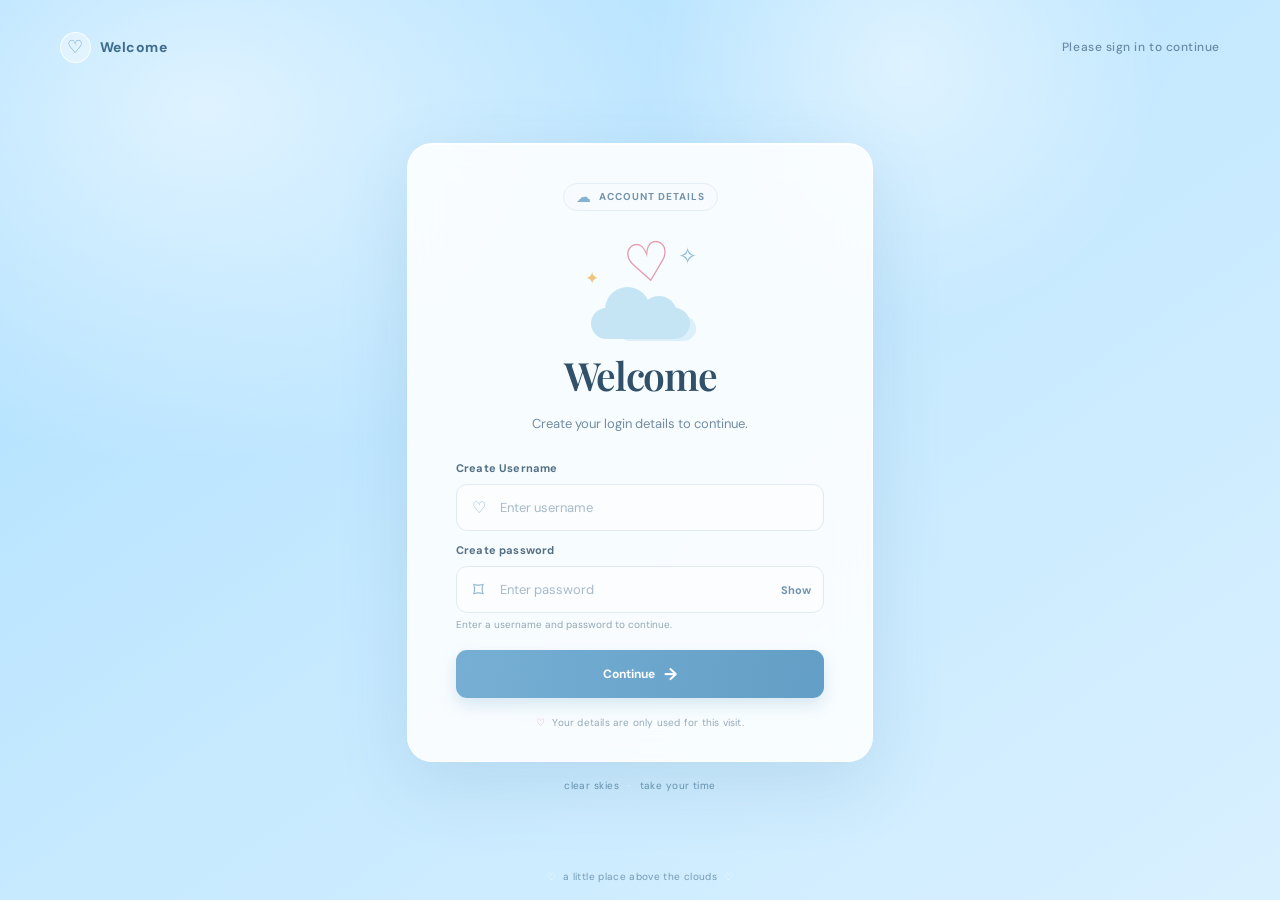
<file: index.html>
<!doctype html>
<html lang="en">
<head>
  <meta charset="utf-8">
  <meta name="viewport" content="width=device-width, initial-scale=1">
  <meta name="theme-color" content="#a9dcff">
  <meta name="description" content="Enter your username and password to continue.">
  <title>Welcome</title>
  <link rel="stylesheet" href="style.css">
</head>
<body>
  <div class="sky" aria-hidden="true">
    <div class="sun-glow"></div>
    <div class="cloud cloud-one"><i></i><i></i><i></i></div>
    <div class="cloud cloud-two"><i></i><i></i><i></i></div>
    <div class="cloud cloud-three"><i></i><i></i><i></i></div>
    <div class="cloud cloud-four"><i></i><i></i><i></i></div>
    <div class="cloud cloud-five"><i></i><i></i><i></i></div>
  </div>

  <main class="page-shell">
    <header class="site-header">
      <a class="brand" href="#" aria-label="Welcome">
        <span class="brand-icon" aria-hidden="true">♡</span>
        <span>Welcome</span>
      </a>
      <span class="header-note">Please sign in to continue</span>
    </header>

    <section class="screen active" id="welcome-screen" aria-labelledby="welcome-title">
      <div class="welcome-card glass-card">
        <div class="eyebrow"><span aria-hidden="true">☁</span> Account details</div>
        <div class="illustration hello-illustration" aria-hidden="true">
          <span class="illustration-sparkle sparkle-left">✦</span>
          <span class="illustration-heart">♡</span>
          <span class="illustration-sparkle sparkle-right">✧</span>
          <span class="illustration-cloud cloud-back"></span>
          <span class="illustration-cloud cloud-front"></span>
        </div>
        <h1 id="welcome-title">Welcome</h1>
        <p class="intro-copy">Create your login details to continue.</p>

        <form id="welcome-form" class="form-stack" autocomplete="off">
          <label for="username">Create Username</label>
          <div class="input-wrap">
            <span class="input-icon" aria-hidden="true">♡</span>
            <input id="username" name="username" type="text" placeholder="Enter username" autocomplete="off" autocapitalize="none" spellcheck="false" maxlength="32" required>
          </div>

          <label for="create-password">Create password</label>
          <div class="input-wrap">
            <span class="input-icon lock-icon" aria-hidden="true">⌑</span>
            <input id="create-password" name="create-password" type="password" placeholder="Enter password" autocomplete="off" minlength="4" required>
            <button class="visibility-toggle" type="button" aria-label="Show password" aria-pressed="false">Show</button>
          </div>
          <p class="field-hint">Enter a username and password to continue.</p>

          <button class="primary-button" type="submit">
            <span>Continue</span><span class="button-arrow" aria-hidden="true">→</span>
          </button>
        </form>
        <p class="privacy-note"><span aria-hidden="true">♡</span> Your details are only used for this visit.</p>
      </div>
      <div class="bottom-caption" aria-hidden="true"><span>clear skies</span><span class="caption-dot">·</span><span>take your time</span></div>
    </section>

    <section class="screen" id="lock-screen" aria-labelledby="lock-title" hidden>
      <div class="lock-card glass-card">
        <button class="back-button" type="button" data-go="welcome-screen"><span aria-hidden="true">←</span> Back</button>
        <div class="eyebrow"><span aria-hidden="true">☁</span> One little secret</div>
        <div class="padlock-art" aria-hidden="true">
          <span class="lock-sparkle lock-sparkle-one">✦</span>
          <span class="lock-sparkle lock-sparkle-two">✧</span>
          <div class="shackle"></div>
          <div class="lock-body"><span class="lock-heart">♡</span><span class="lock-keyhole"></span></div>
        </div>
        <h1 id="lock-title">A little secret,<br>just for <span id="lock-name">you</span></h1>
        <p class="intro-copy">Some things are only for us. Enter the date<br class="desktop-break"> that means a little extra to our hearts.</p>
        <p class="hint-pill"><span aria-hidden="true">♡</span> Hint: the date and month of our monthsary</p>
        <form id="passcode-form" class="form-stack passcode-stack">
          <label for="passcode">Our special date</label>
          <div class="input-wrap passcode-wrap">
            <span class="input-icon" aria-hidden="true">✧</span>
            <input id="passcode" name="passcode" type="password" inputmode="numeric" pattern="[0-9]*" maxlength="4" autocomplete="off" placeholder="· · · ·" aria-describedby="passcode-error" required>
          </div>
          <p id="passcode-error" class="error-message" aria-live="polite"></p>
          <button class="primary-button" type="submit">
            <span>Unlock our little world</span><span class="button-arrow" aria-hidden="true">♡</span>
          </button>
        </form>
        <p class="privacy-note"><span aria-hidden="true">✦</span> Four numbers, one very special us</p>
      </div>
    </section>

    <section class="screen" id="surprise-screen" aria-labelledby="surprise-title" hidden>
      <div class="memory-book" id="memory-book">
        <div class="book-pages" aria-live="polite">
          <div class="book-cover" id="book-cover" role="button" tabindex="0" aria-label="Open the book by tapping or clicking the cover">
            <div class="cover-collage" aria-label="A collage of four photos">
              <img class="cover-photo cover-photo-one" src="assets/pic1.jpeg" alt="A favorite photo together">
              <img class="cover-photo cover-photo-two" src="assets/pic2.jpeg" alt="A favorite photo together">
              <img class="cover-photo cover-photo-three" src="assets/pic3.jpeg" alt="A favorite photo together">
              <img class="cover-photo cover-photo-four" src="assets/pic4.jpeg" alt="A favorite photo together">
            </div>
            <div class="cover-copy">
              <p class="cover-kicker">A collection of</p>
              <h1 id="surprise-title">OUR MOMENTS<br>TOGETHER</h1>
              <p class="cover-description">This book belong to my wife</p>
            </div>
            <p class="cover-prompt">Touch the cover to open</p>
            <span class="cover-heart" aria-hidden="true">♡</span>
          </div>

          <div class="memory-page" id="memory-page" role="button" tabindex="0" aria-label="Tap the right or left side, or use the arrow keys, to turn the page" hidden>
            <div class="page-topline"><span>OUR MOMENTS TOGETHER</span><span class="page-number" id="page-number">01 / 10</span></div>
            <section class="first-memory" id="first-memory" aria-labelledby="first-memory-title" hidden>
              <div class="first-memory-collage" aria-label="A collage of our first photos">
                <figure class="collage-photo collage-photo-main">
                  <img src="assets/pic5.jpeg" alt="One of our first pictures together" draggable="false">
                </figure>
                <figure class="collage-photo collage-photo-left">
                  <img src="assets/pic6.jpeg" alt="One of our first pictures together" draggable="false">
                </figure>
                <figure class="collage-photo collage-photo-right">
                  <img src="assets/pic7.jpeg" alt="One of our first pictures together" draggable="false">
                </figure>
              </div>
              <h2 id="first-memory-title">OUR FIRST PIC</h2>
              <p>Hi wife do u still remember our first pic? Ang cute natin both oh HAHA. I remember nung time na ‘yan crush na kita eh, grabe noh? Ang torpe ko talaga sayo non. Hiyang hiya pa ko mag pic niyan kasama ka, ang Ganda ba naman ng asawa ko eh hayyy. I love you baby ko</p>
            </section>
            <section class="flower-memory" id="flower-memory" aria-labelledby="flower-memory-title" hidden>
              <div class="flower-memory-collage" aria-label="A collage of the flowers you gave me">
                <figure class="flower-collage-photo flower-collage-photo-one">
                  <img src="assets/pic8.jpeg" alt="The first flowers you gave me" draggable="false">
                </figure>
                <figure class="flower-collage-photo flower-collage-photo-two">
                  <img src="assets/pic9.jpeg" alt="The first flowers you gave me" draggable="false">
                </figure>
              </div>
              <h2 id="flower-memory-title">First flowers you gave</h2>
              <p>I remember pa kung pano mo ibigay sa akin yung bulaklak na ginawa mo. Tanda ko non sinabi mo pa kay Mabin na tawagin ako, yun pala ibibigay mo lang ‘to sa labas ng locale. Grabe yung kilig ko that time eh HAHA.</p>
            </section>
            <section class="first-memory" id="church-memory" aria-labelledby="church-memory-title" hidden>
              <div class="first-memory-collage" aria-label="A collage of our church moments">
                <figure class="collage-photo collage-photo-main">
                  <img src="assets/pic13.jpeg" alt="A memory from church together" draggable="false">
                </figure>
                <figure class="collage-photo collage-photo-left">
                  <img src="assets/pic14.jpeg" alt="A memory from church together" draggable="false">
                </figure>
                <figure class="collage-photo collage-photo-right">
                  <img src="assets/pic15.jpeg" alt="A memory from church together" draggable="false">
                </figure>
              </div>
              <h2 id="church-memory-title">Our church moments together</h2>
              <p>YESSS, ang mga patagong holding hands natin, naalala ko non sa ilalim tayo ng jacket magka holding hands non tapos kinakabahan kasi baka may makakita. Then during breaktime, pupunta tayo sa tambayan natin which is the tricycle, tapos super cute mo kasi hihingi ka kiss HAHAHHAH</p>
            </section>
            <section class="first-memory" id="second-hangout" aria-labelledby="second-hangout-title" hidden>
              <div class="first-memory-collage" aria-label="A collage from our second hangout">
                <figure class="collage-photo collage-photo-main">
                  <img src="assets/pic10.jpeg" alt="A memory from our second hangout" draggable="false">
                </figure>
                <figure class="collage-photo collage-photo-left">
                  <img src="assets/pic11.jpeg" alt="A memory from our second hangout" draggable="false">
                </figure>
                <figure class="collage-photo collage-photo-right">
                  <img src="assets/pic12.jpeg" alt="A memory from our second hangout" draggable="false">
                </figure>
              </div>
              <h2 id="second-hangout-title">Second Hangout sa House ko</h2>
              <p>The unexpected moment natin kasi bigla bigla ka na lng pinaiwan ni Mama mo sa house namin para mag bonding tayo. I remember how shy we were. This day din yung 1st kiss natin na after non eh nagka hiyaan tayo sa isa’t isa.</p>
            </section>
            <section class="first-memory" id="ice-cream-memory" aria-labelledby="ice-cream-title" hidden>
              <div class="first-memory-collage" aria-label="A collage from our first ice cream date">
                <figure class="collage-photo collage-photo-main">
                  <img src="assets/pic16.jpeg" alt="A picture together from our first ice cream date" draggable="false">
                </figure>
                <figure class="collage-photo collage-photo-left">
                  <img src="assets/pic17.jpeg" alt="The cookies and cream ice cream from our date" draggable="false">
                </figure>
                <figure class="collage-photo collage-photo-right">
                  <img src="assets/pic18.jpeg" alt="Cookies and cream ice cream from our date" draggable="false">
                </figure>
              </div>
              <h2 id="ice-cream-title">Our first ice cream date</h2>
              <p>Cookies and cream your fav ice cream flavor. Sobrang cute mo talaga kumain ng ice cream non mahal. Ik super saglit lng non kasi hahatid na kita sa house mo non after pero I still enjoyed it. I love every moment with u</p>
            </section>
            <section class="first-memory" id="beach-memory" aria-labelledby="beach-title" hidden>
              <div class="first-memory-collage" aria-label="A collage from our first beach trip together with my family">
                <figure class="collage-photo collage-photo-main">
                  <img src="assets/pic19.jpeg" alt="Our first beach trip together with my family" draggable="false">
                </figure>
                <figure class="collage-photo collage-photo-left">
                  <img src="assets/pic20.jpeg" alt="A beach memory together" draggable="false">
                </figure>
                <figure class="collage-photo collage-photo-right">
                  <img src="assets/pic21.jpeg" alt="A beach memory together" draggable="false">
                </figure>
              </div>
              <h2 id="beach-title">Our first beach together with my fam</h2>
              <p>Super kinakabahan pa ko neto kasi what if di ka payagan nila sis, pero Salamat sa Dios pinayagan ka po. Super enjoy and lucky talaga nung time na ‘to kasi nakasama kita sa gala namin ng fam ko kahit nagkanda suka suka ka sa byahe pero okay lang kasi pinatulog nmn kita nyan sa balikat ko. Then I remember din nung nagkaron tayo slight na away kasi inasar kita HAHAHAHHA</p>
            </section>
            <section class="first-memory" id="rcs-memory" aria-labelledby="rcs-title" hidden>
              <figure class="single-memory-photo">
                <img src="assets/pic22.jpeg" alt="A spontaneous RCS outing, holding a tiger stuffed toy" draggable="false">
              </figure>
              <h2 id="rcs-title">RCS together</h2>
              <p>Eto yung gala natin na hindi plinano kasi super unexpected talaga, pero ang cute mo dyan habang hawak yung tiger na stuffed toy hehehe.</p>
            </section>
            <section class="first-memory" id="sm-memory" aria-labelledby="sm-title" hidden>
              <div class="first-memory-collage" aria-label="A collage from our first hangout with your ate at SM">
                <figure class="collage-photo collage-photo-main">
                  <img src="assets/pic23.jpg" alt="A memory from our SM hangout with your ate" draggable="false">
                </figure>
                <figure class="collage-photo collage-photo-left">
                  <img src="assets/pic24.jpg" alt="A memory from our SM hangout with your ate" draggable="false">
                </figure>
                <figure class="collage-photo collage-photo-right">
                  <img src="assets/pic25.jpg" alt="A memory from our SM hangout with your ate" draggable="false">
                </figure>
              </div>
              <h2 id="sm-title">SM together with your ate</h2>
              <p>1st Hangout natin ‘to with your ate, kahit ginabi na pero go lang kasi I’m safe with you naman. AHHHH nag arcade din pala tayo dito, pero super saglit lang kasi kailangan na natin kumain niyan. Enjoy pa rin lalo na nung kumain tayo sa kfc kasama ate mo.</p>
            </section>
            <section class="first-memory" id="montalban-memory" aria-labelledby="montalban-title" hidden>
              <div class="first-memory-collage" aria-label="A collage of our moments before I left for Montalban">
                <figure class="collage-photo collage-photo-main">
                  <img src="assets/pic26.jpeg" alt="A moment together before I left for Montalban" draggable="false">
                </figure>
                <figure class="collage-photo collage-photo-left">
                  <img src="assets/pic27.jpeg" alt="A moment together before I left for Montalban" draggable="false">
                </figure>
                <figure class="collage-photo collage-photo-right">
                  <img src="assets/pic28.jpeg" alt="A moment together before I left for Montalban" draggable="false">
                </figure>
              </div>
              <h2 id="montalban-title">Before umalis pa Montalban</h2>
              <p>Hayy eto na yung pic natin na nakakasad kasi eto na yung start ng LDR natin, pero konting tiis po baby ah? Loloobin din po magkikita tayo, mayayakap po kita ng mahigpit. I love you baby ko</p>
            </section>
            <section class="first-memory" id="video-call-memory" aria-labelledby="video-call-title" hidden>
              <div class="first-memory-collage" aria-label="A collage of our video calls">
                <figure class="collage-photo collage-photo-main">
                  <img src="assets/pic29.png" alt="A video call together" draggable="false">
                </figure>
                <figure class="collage-photo collage-photo-left">
                  <img src="assets/pic30.png" alt="A video call together" draggable="false">
                </figure>
                <figure class="collage-photo collage-photo-right">
                  <img src="assets/pic31.png" alt="A video call together" draggable="false">
                </figure>
              </div>
              <h2 id="video-call-title">VIDEO CALLS</h2>
              <p>HEHEHEHE ALAM MO YUNG KAHIT WALA NAG SASALITA MINSAN PERO SUPER ENJOY PA RIN. I mean at least nakikita ko yung kagandahan mo dba? Minsan super random na ng pinagagawa natin, matatawa na lang talaga eh HAHAH</p>
            </section>
            <p class="page-prompt">Touch the page edge to turn</p>
          </div>
        </div>
      </div>
      <p class="bottom-caption surprise-caption"><span>OUR MOMENTS TOGETHER</span><span class="caption-dot">·</span><span>a book made for you</span></p>
      <a class="about-link-button" href="about-u.html">A little page about you <span aria-hidden="true">→</span></a>
    </section>

    <footer class="site-footer"><span>♡</span> a little place above the clouds <span>♡</span></footer>
  </main>

  <script>
    const screens = [...document.querySelectorAll(".screen")];
    const welcomeForm = document.querySelector("#welcome-form");
    const passcodeForm = document.querySelector("#passcode-form");
    const passwordInput = document.querySelector("#create-password");
    const passcodeInput = document.querySelector("#passcode");
    const errorMessage = document.querySelector("#passcode-error");
    const book = document.querySelector("#memory-book");
    const memoryPage = document.querySelector("#memory-page");
    const firstMemory = document.querySelector("#first-memory");
    const flowerMemory = document.querySelector("#flower-memory");
    const churchMemory = document.querySelector("#church-memory");
    const secondHangout = document.querySelector("#second-hangout");
    const iceCreamMemory = document.querySelector("#ice-cream-memory");
    const beachMemory = document.querySelector("#beach-memory");
    const rcsMemory = document.querySelector("#rcs-memory");
    const smMemory = document.querySelector("#sm-memory");
    const montalbanMemory = document.querySelector("#montalban-memory");
    const videoCallMemory = document.querySelector("#video-call-memory");
    const pageNumber = document.querySelector("#page-number");
    let currentPage = 0;

    function showScreen(id) {
      screens.forEach((screen) => {
        const isActive = screen.id === id;
        screen.hidden = !isActive;
        screen.classList.toggle("active", isActive);
      });
      const firstInput = document.querySelector(`#${id} input`);
      const firstFocusable = firstInput || document.querySelector(`#${id} [tabindex="0"]`);
      if (firstFocusable) firstFocusable.focus({ preventScroll: true });
    }

    welcomeForm.addEventListener("submit", (event) => {
      event.preventDefault();
      if (!welcomeForm.reportValidity()) return;
      passwordInput.value = "";
      showScreen("lock-screen");
    });

    document.querySelector(".visibility-toggle").addEventListener("click", (event) => {
      const button = event.currentTarget;
      const isVisible = passwordInput.type === "text";
      passwordInput.type = isVisible ? "password" : "text";
      button.textContent = isVisible ? "Show" : "Hide";
      button.setAttribute("aria-label", isVisible ? "Show password" : "Hide password");
      button.setAttribute("aria-pressed", String(!isVisible));
      passwordInput.focus({ preventScroll: true });
    });

    passcodeForm.addEventListener("submit", (event) => {
      event.preventDefault();
      if (!passcodeForm.reportValidity()) return;
      if (passcodeInput.value === "0118") {
        errorMessage.textContent = "";
        passcodeInput.value = "";
        currentPage = 0;
        book.classList.remove("is-open");
        memoryPage.hidden = true;
        showScreen("surprise-screen");
        return;
      }
      errorMessage.textContent = "Not quite, sweetheart. Try our special date again.";
      passcodeInput.value = "";
      passcodeInput.focus({ preventScroll: true });
    });

    document.querySelectorAll("[data-go]").forEach((button) => {
      button.addEventListener("click", () => showScreen(button.dataset.go));
    });
    function openBook() {
      currentPage = 1;
      book.classList.add("is-open");
      memoryPage.hidden = false;
      updateMemoryPage();
    }

    document.querySelector("#book-cover").addEventListener("click", openBook);
    document.querySelector("#book-cover").addEventListener("keydown", (event) => {
      if (event.key === "Enter" || event.key === " ") {
        event.preventDefault();
        openBook();
      }
    });

    function updateMemoryPage(direction = "next") {
      memoryPage.classList.remove("turn-next", "turn-previous");
      void memoryPage.offsetWidth;
      memoryPage.classList.add(direction === "next" ? "turn-next" : "turn-previous");
      const isFirstMemory = currentPage === 1;
      const isFlowerMemory = currentPage === 2;
      const isChurchMemory = currentPage === 3;
      const isSecondHangout = currentPage === 4;
      const isIceCreamMemory = currentPage === 5;
      const isBeachMemory = currentPage === 6;
      const isRcsMemory = currentPage === 7;
      const isSmMemory = currentPage === 8;
      const isMontalbanMemory = currentPage === 9;
      const isVideoCallMemory = currentPage === 10;
      firstMemory.hidden = !isFirstMemory;
      flowerMemory.hidden = !isFlowerMemory;
      churchMemory.hidden = !isChurchMemory;
      secondHangout.hidden = !isSecondHangout;
      iceCreamMemory.hidden = !isIceCreamMemory;
      beachMemory.hidden = !isBeachMemory;
      rcsMemory.hidden = !isRcsMemory;
      smMemory.hidden = !isSmMemory;
      montalbanMemory.hidden = !isMontalbanMemory;
      videoCallMemory.hidden = !isVideoCallMemory;
      pageNumber.textContent = `${String(currentPage).padStart(2, "0")} / 10`;
    }

    function turnPage(direction) {
      if (direction === "previous" && currentPage === 1) {
        currentPage = 0;
        book.classList.remove("is-open");
        memoryPage.hidden = true;
        return;
      }
      if (direction === "next" && currentPage === 10) {
        currentPage = 0;
        book.classList.remove("is-open");
        memoryPage.hidden = true;
        return;
      }
      currentPage += direction === "next" ? 1 : -1;
      updateMemoryPage(direction);
    }

    let pointerStartX = null;
    let suppressClick = false;

    memoryPage.addEventListener("pointerdown", (event) => {
      pointerStartX = event.clientX;
    });

    memoryPage.addEventListener("pointerup", (event) => {
      if (pointerStartX === null) return;
      const distance = event.clientX - pointerStartX;
      pointerStartX = null;
      if (Math.abs(distance) < 45) return;
      suppressClick = true;
      turnPage(distance < 0 ? "next" : "previous");
    });

    memoryPage.addEventListener("pointercancel", () => {
      pointerStartX = null;
    });

    memoryPage.addEventListener("dragstart", (event) => {
      event.preventDefault();
    });

    memoryPage.addEventListener("click", (event) => {
      if (suppressClick) {
        suppressClick = false;
        return;
      }
      const midpoint = memoryPage.getBoundingClientRect().left + memoryPage.clientWidth / 2;
      turnPage(event.clientX >= midpoint ? "next" : "previous");
    });

    memoryPage.addEventListener("keydown", (event) => {
      if (event.key === "ArrowRight") {
        event.preventDefault();
        turnPage("next");
      } else if (event.key === "ArrowLeft") {
        event.preventDefault();
        turnPage("previous");
      } else if (event.key === "Enter" || event.key === " ") {
        event.preventDefault();
        turnPage("next");
      }
    });
  </script>
</body>
</html>
</file>
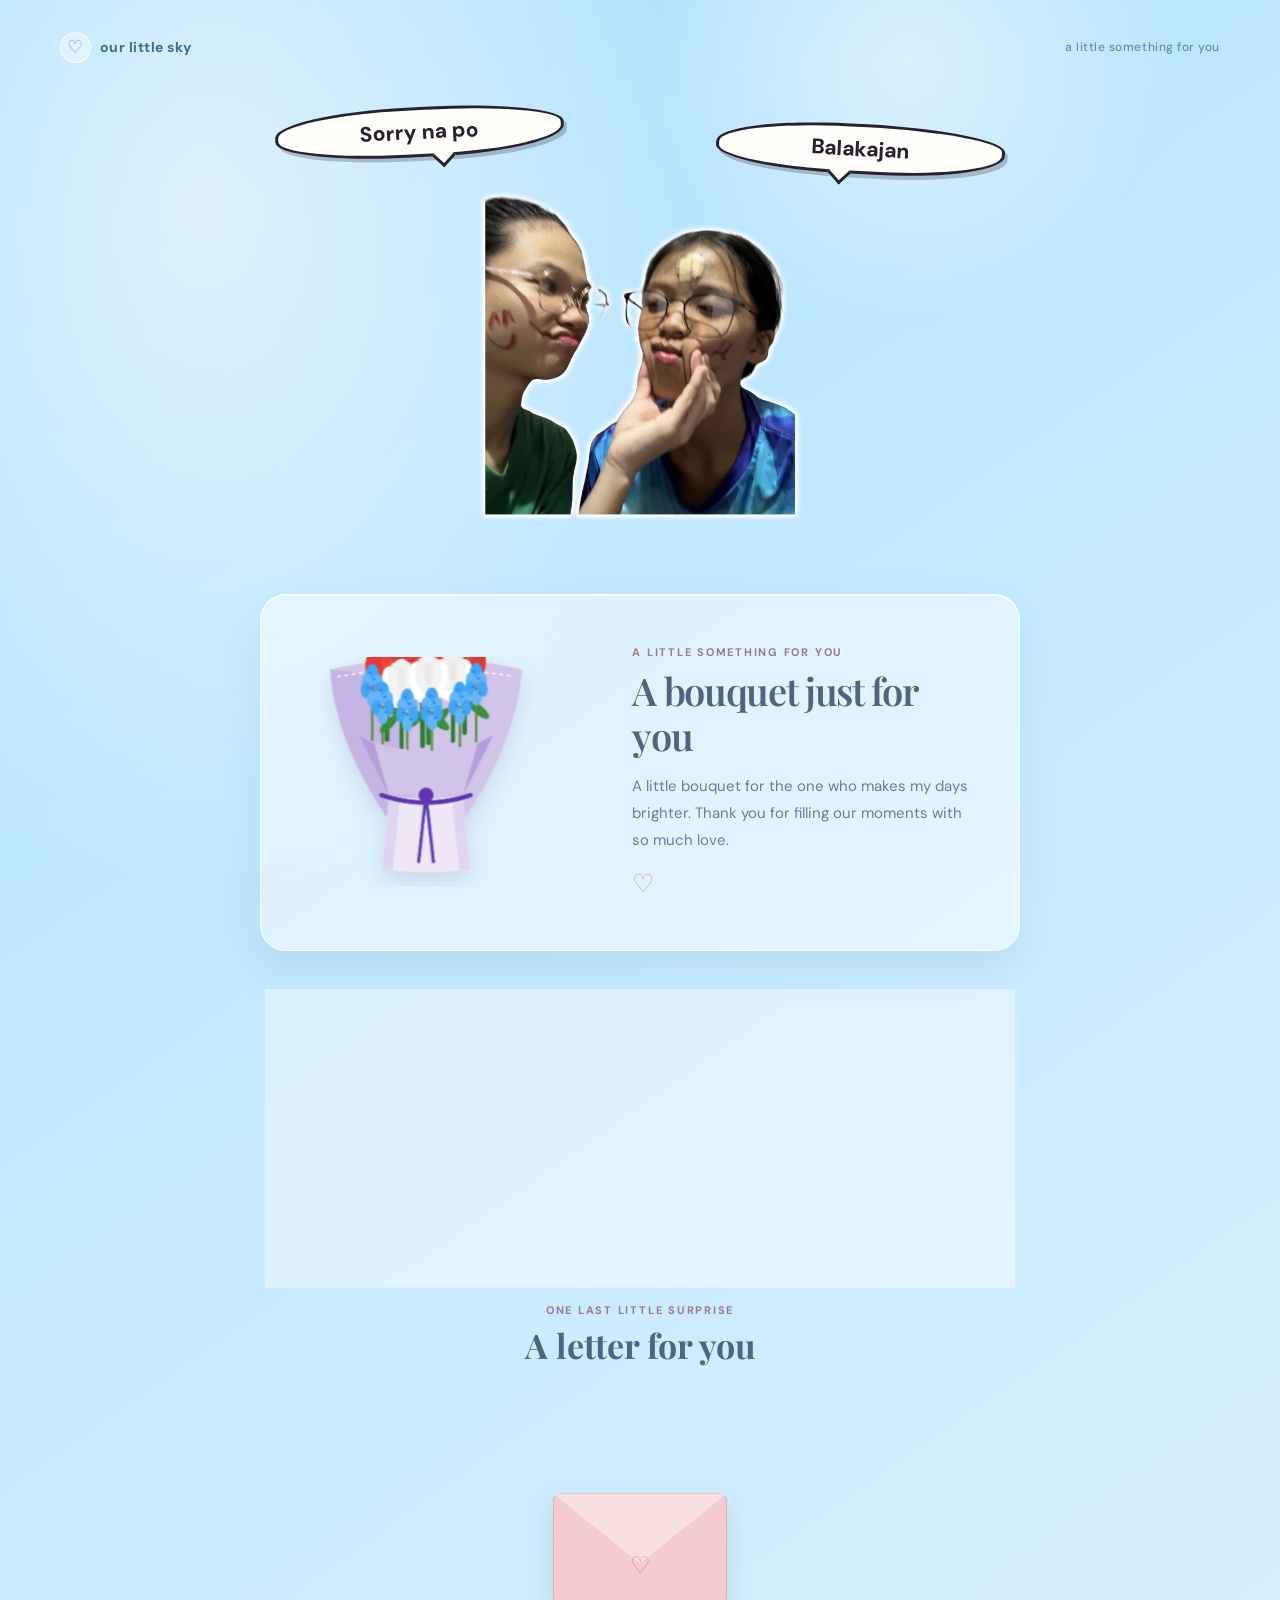
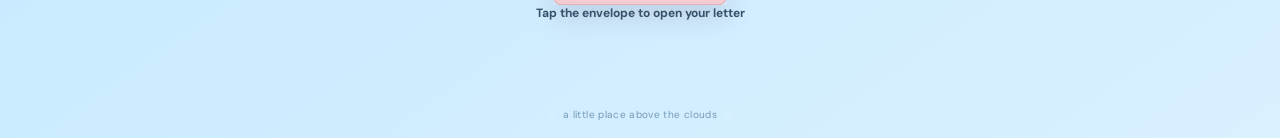
<file: about-u.html>
<!doctype html>
<html lang="en">
<head>
  <meta charset="utf-8">
  <meta name="viewport" content="width=device-width, initial-scale=1">
  <meta name="theme-color" content="#a9dcff">
  <meta name="description" content="A little comic starring us.">
  <title>Our Little Comic</title>
  <link rel="stylesheet" href="style.css">
</head>
<body>
  <div class="sky" aria-hidden="true">
    <div class="sun-glow"></div>
    <div class="cloud cloud-one"><i></i><i></i><i></i></div>
    <div class="cloud cloud-two"><i></i><i></i><i></i></div>
    <div class="cloud cloud-three"><i></i><i></i><i></i></div>
    <div class="cloud cloud-four"><i></i><i></i><i></i></div>
    <div class="cloud cloud-five"><i></i><i></i><i></i></div>
  </div>

  <main class="page-shell">
    <header class="site-header">
      <a class="brand" href="index.html" aria-label="Back to our moments together">
        <span class="brand-icon" aria-hidden="true">♡</span>
        <span>our little sky</span>
      </a>
      <span class="header-note">a little something for you</span>
    </header>

    <section class="screen active comic-only-screen" aria-label="A little comic and some surprises">
      <figure class="comic-photo-stage">
        <img class="comic-photo" src="assets/comic.png" alt="Us making funny faces together, one in a green shirt and one in a blue shirt">
        <div class="comic-speech comic-speech-green">Sorry na po<span class="speech-tail" aria-hidden="true"></span></div>
        <div class="comic-speech comic-speech-blue">Balakajan<span class="speech-tail" aria-hidden="true"></span></div>
      </figure>

      <article class="bouquet-card" aria-labelledby="bouquet-title">
        <div class="bouquet-photos">
          <img class="bouquet-illustration" src="assets/flower.png" alt="A colorful bouquet of flowers wrapped in purple paper">
        </div>
        <div class="bouquet-copy">
          <p class="bouquet-kicker">A little something for you</p>
          <h1 id="bouquet-title">A bouquet just for you</h1>
          <p>A little bouquet for the one who makes my days brighter. Thank you for filling our moments with so much love.</p>
          <span class="bouquet-heart" aria-hidden="true">♡</span>
        </div>
      </article>

      <section class="relationship-timer" aria-labelledby="relationship-title">
        <p class="timer-kicker">Since January 18, 2025</p>
        <h2 id="relationship-title">We’ve been together for</h2>
        <div class="timer-count" role="timer" aria-label="Time we've been together" aria-live="off">
          <div class="timer-unit timer-days">
            <span class="timer-value" id="timer-days">0</span>
            <span class="timer-label">days</span>
          </div>
          <span class="timer-separator" aria-hidden="true">:</span>
          <div class="timer-unit">
            <span class="timer-value" id="timer-hours">00</span>
            <span class="timer-label">hours</span>
          </div>
          <span class="timer-separator" aria-hidden="true">:</span>
          <div class="timer-unit">
            <span class="timer-value" id="timer-minutes">00</span>
            <span class="timer-label">minutes</span>
          </div>
          <span class="timer-separator" aria-hidden="true">:</span>
          <div class="timer-unit">
            <span class="timer-value" id="timer-seconds">00</span>
            <span class="timer-label">seconds</span>
          </div>
        </div>
        <p class="timer-caption">And counting, every second with you ♡</p>
      </section>

      <section class="letter-section" aria-labelledby="letter-title">
        <p class="letter-kicker">One last little surprise</p>
        <h2 id="letter-title">A letter for you</h2>
        <div class="envelope-control">
          <div class="envelope-stage" id="envelope-stage">
            <button class="envelope-button" id="envelope-toggle" type="button" aria-expanded="false" aria-controls="read-letter" aria-label="Open the envelope and reveal your letter">
              <span class="envelope">
                <span class="envelope-pocket"></span>
                <span class="envelope-front"></span>
                <span class="envelope-flap"></span>
                <span class="envelope-heart">♡</span>
              </span>
            </button>
            <button class="envelope-letter" id="read-letter" type="button" aria-label="Read the letter" hidden>Tap to read</button>
          </div>
          <span class="envelope-prompt" id="envelope-prompt">Tap the envelope to open your letter</span>
        </div>
      </section>
    </section>

    <footer class="site-footer"><span>♡</span> a little place above the clouds <span>♡</span></footer>
  </main>
  <dialog class="love-letter-dialog" id="love-letter-dialog" aria-labelledby="love-letter-title">
    <article class="love-letter-paper">
      <button class="love-letter-close" id="close-love-letter" type="button" aria-label="Close the letter">×</button>
      <p class="love-letter-kicker">A little letter for you</p>
      <h2 id="love-letter-title">Hi wife ko,</h2>
      <div class="love-letter-message">
        <p>Ik di tayo okay now kasi naging makulit na naman po ako. I’m sorry po wife ko ah. I’m sorry po if sometimes makulit and pasaway yung asawa mo, pero mahal na mahal ka netong makulit na ‘to.</p>
        <p>Even though sometimes nagkakaron tayo ng argument or misunderstandings, don’t worry po kasi hindi mawawala basta basta feelings ko sayo. I love you even your mad, happy, sad, annoyed, or kahit anong emotions man po na f-feel mo, mahal kita.</p>
        <p>Wife, I’m so proud of you always po. I’m proud of you for surviving yung silent battles u don’t talk about. Always remember na andito lng po ako, and ofc si God po. I love you po baby, mahal na mahal po kita.</p>
        <p>I’m sorry po ulit ah. I’m sorry din po baby, hindi na po ulit ako sasagot sayo po. Ik po na parang di kita na respect po nung ginawa ko ‘yon. I’m sorry po ah, hindi na po uulitin po.</p>
      </div>
      <p class="love-letter-signoff">Mahal na mahal kita ♡</p>
    </article>
  </dialog>
  <script>
    const envelopeToggle = document.querySelector("#envelope-toggle");
    const envelopeStage = document.querySelector("#envelope-stage");
    const envelopePrompt = document.querySelector("#envelope-prompt");
    const readLetter = document.querySelector("#read-letter");
    const loveLetterDialog = document.querySelector("#love-letter-dialog");
    const closeLoveLetter = document.querySelector("#close-love-letter");
    const relationshipStart = new Date(2025, 0, 18);
    const timerParts = {
      days: document.querySelector("#timer-days"),
      hours: document.querySelector("#timer-hours"),
      minutes: document.querySelector("#timer-minutes"),
      seconds: document.querySelector("#timer-seconds")
    };

    envelopeToggle.addEventListener("click", () => {
      const isOpen = envelopeToggle.getAttribute("aria-expanded") === "true";
      envelopeToggle.setAttribute("aria-expanded", String(!isOpen));
      envelopeToggle.setAttribute("aria-label", isOpen ? "Open the envelope and reveal your letter" : "Close the envelope");
      envelopeStage.classList.toggle("is-open", !isOpen);
      readLetter.hidden = isOpen;
      envelopePrompt.textContent = isOpen ? "Tap the envelope to open your letter" : "Tap the letter to read your message";
    });

    readLetter.addEventListener("click", () => {
      loveLetterDialog.showModal();
    });

    closeLoveLetter.addEventListener("click", () => {
      loveLetterDialog.close();
    });

    loveLetterDialog.addEventListener("click", (event) => {
      if (event.target === loveLetterDialog) loveLetterDialog.close();
    });

    function updateRelationshipTimer() {
      const elapsedSeconds = Math.max(0, Math.floor((Date.now() - relationshipStart.getTime()) / 1000));
      const days = Math.floor(elapsedSeconds / 86400);
      const hours = Math.floor((elapsedSeconds % 86400) / 3600);
      const minutes = Math.floor((elapsedSeconds % 3600) / 60);
      const seconds = elapsedSeconds % 60;

      timerParts.days.textContent = String(days);
      timerParts.hours.textContent = String(hours).padStart(2, "0");
      timerParts.minutes.textContent = String(minutes).padStart(2, "0");
      timerParts.seconds.textContent = String(seconds).padStart(2, "0");
    }

    updateRelationshipTimer();
    window.setInterval(updateRelationshipTimer, 1000);
  </script>
</body>
</html>
</file>
<file: style.css>
@import url("https://fonts.googleapis.com/css2?family=DM+Sans:wght@400;500;600;700&family=Playfair+Display:wght@500;600;700&display=swap");

:root {
  color-scheme: light;
  --ink: #31516a;
  --muted: #718ba0;
  --blue: #5795c3;
  --blue-dark: #417da9;
  --white: #fff;
  --line: #dfeaf2;
  --shadow: 0 22px 70px rgba(70, 126, 164, 0.16);
  font-family: "DM Sans", "Segoe UI", sans-serif;
  font-synthesis: none;
  text-rendering: optimizeLegibility;
  -webkit-font-smoothing: antialiased;
  -moz-osx-font-smoothing: grayscale;
}

* {
  box-sizing: border-box;
}

body {
  min-width: 320px;
  min-height: 100vh;
  margin: 0;
  overflow-x: hidden;
  color: var(--ink);
  background:
    radial-gradient(ellipse at 16% 12%, rgba(255, 255, 255, 0.58), transparent 32%),
    linear-gradient(145deg, #acdfff 0%, #c5e9ff 48%, #d9f0ff 100%);
}

button,
input {
  font: inherit;
}

button {
  -webkit-tap-highlight-color: transparent;
}

.sky {
  position: fixed;
  z-index: 0;
  inset: 0;
  overflow: hidden;
  pointer-events: none;
}

.sun-glow {
  position: absolute;
  top: -13rem;
  right: 8%;
  width: 34rem;
  height: 34rem;
  border-radius: 50%;
  background: radial-gradient(circle, rgba(255, 255, 255, 0.48), rgba(255, 255, 255, 0) 69%);
}

.cloud {
  position: absolute;
  width: 150px;
  height: 45px;
  opacity: 0.62;
  animation: cloud-drift 46s linear infinite;
}

.cloud i {
  position: absolute;
  bottom: 0;
  display: block;
  border-radius: 50%;
  background: rgba(255, 255, 255, 0.8);
}

.cloud i:nth-child(1) {
  left: 5px;
  width: 72px;
  height: 30px;
}

.cloud i:nth-child(2) {
  bottom: 9px;
  left: 40px;
  width: 60px;
  height: 45px;
}

.cloud i:nth-child(3) {
  left: 76px;
  width: 68px;
  height: 33px;
}

.cloud-one {
  top: 16%;
  left: -180px;
  animation-duration: 57s;
}

.cloud-two {
  top: 36%;
  left: -190px;
  transform: scale(0.7);
  animation-duration: 72s;
  animation-delay: -36s;
}

.cloud-three {
  top: 68%;
  left: -180px;
  transform: scale(1.15);
  animation-duration: 64s;
  animation-delay: -19s;
}

.cloud-four {
  top: 85%;
  left: -190px;
  transform: scale(0.66);
  animation-duration: 75s;
  animation-delay: -47s;
}

.cloud-five {
  top: 52%;
  left: -185px;
  transform: scale(0.82);
  animation-duration: 83s;
  animation-delay: -58s;
}

@keyframes cloud-drift {
  from {
    translate: 0 0;
  }
  to {
    translate: calc(100vw + 230px) 14px;
  }
}

.page-shell {
  position: relative;
  z-index: 1;
  display: flex;
  min-height: 100svh;
  flex-direction: column;
  align-items: center;
  padding: 0 28px;
}

.site-header {
  display: flex;
  width: min(100%, 1160px);
  height: 82px;
  flex: 0 0 auto;
  align-items: center;
  justify-content: space-between;
}

.brand {
  display: inline-flex;
  align-items: center;
  gap: 9px;
  color: #3d6d8e;
  font-size: 14px;
  font-weight: 700;
  letter-spacing: 0.035em;
  text-decoration: none;
}

.brand-icon {
  display: grid;
  width: 31px;
  height: 31px;
  place-items: center;
  border: 1px solid rgba(255, 255, 255, 0.8);
  border-radius: 50%;
  background: rgba(255, 255, 255, 0.38);
  color: #6b9dc0;
  font-size: 18px;
}

.header-note {
  color: #688ba5;
  font-size: 12px;
  font-weight: 500;
  letter-spacing: 0.045em;
}

.tiny-sparkle {
  margin-right: 4px;
  color: #fff;
}

.screen {
  display: none;
  width: 100%;
  flex: 1 0 auto;
  flex-direction: column;
  align-items: center;
  justify-content: center;
  padding: 8px 0 20px;
  animation: rise-in 480ms ease both;
}

.screen.active {
  display: flex;
}

.screen[hidden] {
  display: none;
}

@keyframes rise-in {
  from {
    opacity: 0;
    transform: translateY(10px);
  }
  to {
    opacity: 1;
    transform: translateY(0);
  }
}

.glass-card {
  position: relative;
  width: min(100%, 466px);
  border: 1px solid rgba(255, 255, 255, 0.82);
  border-radius: 25px;
  background: rgba(255, 255, 255, 0.86);
  box-shadow: var(--shadow), inset 0 1px 0 rgba(255, 255, 255, 0.9);
  -webkit-backdrop-filter: blur(16px);
  backdrop-filter: blur(16px);
  text-align: center;
}

.welcome-card,
.lock-card {
  padding: 34px 48px 28px;
}

.eyebrow {
  display: inline-flex;
  min-height: 28px;
  align-items: center;
  gap: 7px;
  padding: 0 12px;
  border: 1px solid #e3eef5;
  border-radius: 999px;
  background: #f7fbfe;
  color: #7293aa;
  font-size: 10px;
  font-weight: 700;
  letter-spacing: 0.1em;
  text-transform: uppercase;
}

.eyebrow span {
  color: #86b2d1;
  font-size: 15px;
}

.illustration {
  position: relative;
  width: 136px;
  height: 111px;
  margin: 17px auto 4px;
}

.illustration-heart {
  position: absolute;
  z-index: 2;
  top: 0;
  left: 51px;
  color: #e69aa8;
  font-family: "Playfair Display", Georgia, serif;
  font-size: 54px;
  line-height: 1;
  transform: rotate(-9deg);
  animation: heart-beat 2.4s ease-in-out infinite;
}

@keyframes heart-beat {
  0%, 100% { transform: rotate(-9deg) scale(1); }
  50% { transform: rotate(-9deg) scale(1.08); }
}

.illustration-sparkle {
  position: absolute;
  color: #f1c47d;
}

.sparkle-left {
  top: 34px;
  left: 13px;
  font-size: 17px;
}

.sparkle-right {
  top: 8px;
  right: 11px;
  color: #8ab9d7;
  font-size: 23px;
}

.illustration-cloud {
  position: absolute;
  bottom: 5px;
  left: 19px;
  width: 99px;
  height: 31px;
  border-radius: 24px;
  background: #c5e5f5;
}

.illustration-cloud::before,
.illustration-cloud::after {
  position: absolute;
  bottom: 7px;
  width: 45px;
  height: 45px;
  border-radius: 50%;
  background: inherit;
  content: "";
}

.illustration-cloud::before {
  left: 14px;
}

.illustration-cloud::after {
  right: 13px;
  width: 36px;
  height: 36px;
}

.cloud-back {
  bottom: 0;
  left: 35px;
  opacity: 0.55;
  transform: scale(0.8);
}

.cloud-front {
  z-index: 1;
}

h1 {
  margin: 0;
  color: #31516a;
  font-family: "Playfair Display", Georgia, serif;
  font-size: clamp(32px, 7vw, 39px);
  font-weight: 600;
  letter-spacing: -0.035em;
  line-height: 1.2;
}

.title-period,
.surprise-card h1 span {
  color: #e79bab;
}

.intro-copy {
  margin: 12px 0 23px;
  color: var(--muted);
  font-size: 13px;
  line-height: 1.75;
}

.form-stack {
  display: flex;
  flex-direction: column;
  gap: 9px;
  text-align: left;
}

.form-stack label {
  margin-top: 3px;
  color: #536f84;
  font-size: 11px;
  font-weight: 700;
  letter-spacing: 0.015em;
}

.input-wrap {
  position: relative;
  display: flex;
  min-height: 47px;
  align-items: center;
  border: 1px solid #e0eaf1;
  border-radius: 11px;
  background: #fbfdff;
  transition: border-color 160ms ease, box-shadow 160ms ease, background 160ms ease;
}

.input-wrap:focus-within {
  border-color: #91c2e2;
  background: #fff;
  box-shadow: 0 0 0 3px rgba(113, 174, 212, 0.14);
}

.input-icon {
  width: 43px;
  flex: 0 0 43px;
  color: #91b4cc;
  font-size: 16px;
  text-align: center;
}

.lock-icon {
  font-size: 21px;
}

.input-wrap input {
  width: 100%;
  min-width: 0;
  height: 45px;
  padding: 0 12px 0 0;
  border: 0;
  outline: 0;
  background: transparent;
  color: #3c5b72;
  font-size: 13px;
}

.input-wrap input::placeholder {
  color: #a8bac8;
  opacity: 1;
}

.visibility-toggle {
  flex: 0 0 auto;
  margin: 0 12px 0 4px;
  padding: 6px 0 6px 7px;
  border: 0;
  background: transparent;
  color: #7195ae;
  cursor: pointer;
  font-size: 11px;
  font-weight: 700;
}

.field-hint {
  margin: -4px 0 4px;
  color: #93a7b5;
  font-size: 10px;
}

.primary-button {
  display: flex;
  width: 100%;
  min-height: 48px;
  align-items: center;
  justify-content: center;
  gap: 9px;
  margin-top: 6px;
  padding: 0 16px;
  border: 0;
  border-radius: 11px;
  background: linear-gradient(100deg, #77afd4, #639ec6);
  box-shadow: 0 7px 16px rgba(95, 153, 193, 0.22);
  color: #fff;
  cursor: pointer;
  font-size: 12px;
  font-weight: 700;
  transition: transform 160ms ease, box-shadow 160ms ease, filter 160ms ease;
}

.primary-button:hover {
  box-shadow: 0 9px 19px rgba(95, 153, 193, 0.3);
  filter: saturate(1.08);
  transform: translateY(-1px);
}

.primary-button:active {
  transform: translateY(0);
}

.button-arrow {
  font-size: 17px;
  line-height: 1;
}

.privacy-note {
  margin: 18px 0 0;
  color: #95a9b8;
  font-size: 10px;
  letter-spacing: 0.02em;
}

.privacy-note span {
  margin-right: 4px;
  color: #dfa1ad;
}

.bottom-caption {
  display: flex;
  align-items: center;
  gap: 9px;
  margin-top: 17px;
  color: rgba(65, 112, 143, 0.72);
  font-size: 10px;
  letter-spacing: 0.045em;
}

.caption-dot {
  color: #fff;
}

.lock-card {
  padding-top: 27px;
}

.back-button {
  position: absolute;
  top: 24px;
  left: 26px;
  display: inline-flex;
  align-items: center;
  gap: 5px;
  padding: 5px 0;
  border: 0;
  background: transparent;
  color: #7793a7;
  cursor: pointer;
  font-size: 11px;
  font-weight: 600;
}

.back-button span {
  font-size: 15px;
}

.padlock-art {
  position: relative;
  width: 106px;
  height: 116px;
  margin: 22px auto 14px;
}

.shackle {
  position: absolute;
  top: 1px;
  left: 28px;
  width: 51px;
  height: 59px;
  border: 8px solid #7eafd0;
  border-bottom: 0;
  border-radius: 27px 27px 0 0;
}

.lock-body {
  position: absolute;
  top: 44px;
  left: 12px;
  display: flex;
  width: 82px;
  height: 69px;
  flex-direction: column;
  align-items: center;
  border: 1px solid rgba(255, 255, 255, 0.84);
  border-radius: 18px;
  background: linear-gradient(145deg, #a5d2ec, #7fb5d8);
  box-shadow: 0 9px 20px rgba(93, 151, 189, 0.22);
}

.lock-heart {
  margin-top: 7px;
  color: #fff;
  font-size: 24px;
  line-height: 1;
}

.lock-keyhole {
  width: 7px;
  height: 7px;
  margin-top: 3px;
  border: 2px solid rgba(255, 255, 255, 0.9);
  border-radius: 50%;
}

.lock-sparkle {
  position: absolute;
  color: #eac17d;
}

.lock-sparkle-one {
  top: 18px;
  left: 4px;
  font-size: 17px;
}

.lock-sparkle-two {
  top: 40px;
  right: 0;
  color: #83b6d7;
  font-size: 22px;
}

.lock-card h1 {
  font-size: clamp(29px, 6vw, 35px);
}

.lock-card .intro-copy {
  margin-bottom: 13px;
}

.hint-pill {
  display: inline-flex;
  align-items: center;
  gap: 7px;
  margin: 0 0 18px;
  padding: 8px 12px;
  border: 1px solid #f2e6e8;
  border-radius: 999px;
  background: #fff9fa;
  color: #9d7e84;
  font-size: 10px;
}

.hint-pill span {
  color: #d98e9b;
}

.passcode-stack {
  gap: 9px;
}

.passcode-wrap input {
  padding-right: 43px;
  font-size: 17px;
  letter-spacing: 0.32em;
  text-align: center;
}

.passcode-wrap input::placeholder {
  letter-spacing: 0.2em;
}

.error-message {
  min-height: 14px;
  margin: -4px 0 0;
  color: #be6878;
  font-size: 10px;
}

.lock-card .privacy-note {
  margin-top: 16px;
}

.surprise-card {
  width: min(100%, 540px);
  padding: 34px 58px 35px;
}

.surprise-art {
  position: relative;
  display: grid;
  width: 126px;
  height: 108px;
  place-items: center;
  margin: 17px auto 3px;
}

.big-heart {
  z-index: 1;
  color: #e89ba9;
  font-size: 80px;
  line-height: 1;
  text-shadow: 0 8px 17px rgba(213, 137, 153, 0.2);
  animation: heart-beat 2.4s ease-in-out infinite;
}

.heart-shadow {
  position: absolute;
  bottom: 10px;
  width: 70px;
  height: 13px;
  border-radius: 50%;
  background: rgba(110, 156, 184, 0.14);
  filter: blur(4px);
}

.floating-heart {
  position: absolute;
  color: #edb8c1;
}

.heart-one {
  top: 12px;
  left: 8px;
  font-size: 24px;
  transform: rotate(-18deg);
}

.heart-two {
  top: 2px;
  right: 13px;
  color: #f0cb91;
  font-size: 16px;
}

.heart-three {
  right: 5px;
  bottom: 25px;
  color: #9dc7e0;
  font-size: 23px;
  transform: rotate(13deg);
}

.welcome-you {
  margin: 0 0 8px;
  color: #839bad;
  font-size: 12px;
}

.welcome-you span {
  color: #c47788;
  font-weight: 700;
}

.surprise-card h1 {
  font-size: clamp(32px, 7vw, 41px);
  line-height: 1.2;
}

.letter-divider {
  display: flex;
  align-items: center;
  gap: 12px;
  margin: 21px 0 15px;
  color: #dfa0ac;
  font-size: 15px;
}

.letter-divider::before,
.letter-divider::after {
  height: 1px;
  flex: 1;
  background: #e9eff3;
  content: "";
}

.love-note {
  margin: 0;
  color: #6d879a;
  font-size: 13px;
  line-height: 1.9;
}

.signature {
  margin: 17px 0 0;
  color: #879eae;
  font-family: "Playfair Display", Georgia, serif;
  font-size: 16px;
  font-style: italic;
}

.signature span {
  color: #e299a7;
}

.soft-button {
  margin-top: 23px;
  padding: 10px 17px;
  border: 1px solid #e0ebf2;
  border-radius: 999px;
  background: #f7fbfe;
  color: #6b91aa;
  cursor: pointer;
  font-size: 11px;
  font-weight: 700;
  transition: background 160ms ease, transform 160ms ease;
}

.soft-button:hover {
  background: #eef7fc;
  transform: translateY(-1px);
}

.soft-button span {
  margin-left: 4px;
  color: #d994a1;
}

.surprise-caption {
  margin-top: 16px;
}

.site-footer {
  display: flex;
  min-height: 47px;
  flex: 0 0 auto;
  align-items: center;
  justify-content: center;
  gap: 7px;
  color: rgba(68, 113, 143, 0.66);
  font-size: 10px;
  letter-spacing: 0.035em;
}

.site-footer span {
  color: rgba(255, 255, 255, 0.95);
}

:focus-visible {
  outline: 3px solid rgba(69, 137, 183, 0.55);
  outline-offset: 3px;
}

@media (min-width: 900px) and (min-height: 800px) {
  .site-header {
    height: 94px;
  }

  .welcome-card {
    padding-top: 39px;
    padding-bottom: 32px;
  }

  .illustration {
    margin-top: 22px;
    margin-bottom: 8px;
  }

  .intro-copy {
    margin-top: 14px;
  }
}

@media (max-width: 560px) {
  .page-shell {
    min-height: 100svh;
    padding: 0 17px;
  }

  .site-header {
    height: 64px;
  }

  .brand {
    gap: 7px;
    font-size: 12px;
  }

  .brand-icon {
    width: 28px;
    height: 28px;
    font-size: 16px;
  }

  .header-note {
    font-size: 10px;
  }

  .screen {
    padding: 8px 0 14px;
  }

  .glass-card {
    border-radius: 21px;
  }

  .welcome-card,
  .lock-card {
    padding: 27px 24px 23px;
  }

  .illustration {
    margin-top: 13px;
    margin-bottom: 3px;
  }

  .intro-copy {
    margin-top: 10px;
    margin-bottom: 19px;
    font-size: 12px;
  }

  .desktop-break {
    display: none;
  }

  .form-stack {
    gap: 8px;
  }

  .bottom-caption {
    margin-top: 12px;
    font-size: 9px;
  }

  .lock-card {
    padding-top: 27px;
  }

  .back-button {
    top: 20px;
    left: 19px;
  }

  .padlock-art {
    margin-top: 17px;
    margin-bottom: 9px;
  }

  .hint-pill {
    font-size: 9px;
  }

  .surprise-card {
    padding: 29px 26px 30px;
  }

  .surprise-art {
    margin-top: 12px;
  }

  .love-note {
    font-size: 12px;
    line-height: 1.8;
  }
}

@media (max-width: 360px) {
  .page-shell {
    padding-right: 12px;
    padding-left: 12px;
  }

  .welcome-card,
  .lock-card {
    padding-right: 19px;
    padding-left: 19px;
  }

  .surprise-card {
    padding-right: 21px;
    padding-left: 21px;
  }

  .eyebrow {
    font-size: 9px;
  }

  .header-note {
    font-size: 9px;
  }
}

@media (max-height: 720px) and (min-width: 561px) {
  .site-header {
    height: 64px;
  }

  .welcome-card,
  .lock-card {
    padding-top: 24px;
    padding-bottom: 21px;
  }

  .illustration {
    height: 96px;
    margin-top: 10px;
  }

  .privacy-note {
    margin-top: 13px;
  }

  .padlock-art {
    height: 105px;
    margin-top: 15px;
    margin-bottom: 9px;
  }
}

@media (prefers-reduced-motion: reduce) {
  *,
  *::before,
  *::after {
    scroll-behavior: auto !important;
    animation-duration: 0.01ms !important;
    animation-iteration-count: 1 !important;
    transition-duration: 0.01ms !important;
  }
}

.memory-book {
  width: min(100%, 438px);
  perspective: 1500px;
}

.book-pages {
  position: relative;
  width: 100%;
  aspect-ratio: 0.76;
  border-radius: 8px 18px 18px 8px;
  background: #fdfaf2;
  box-shadow: 0 27px 62px rgba(49, 91, 121, 0.28), 7px 6px 0 #e2d4bd, 12px 11px 0 #d6c5aa;
  transform-style: preserve-3d;
}

.book-cover,
.memory-page {
  position: absolute;
  inset: 0;
  overflow: hidden;
  border-radius: 8px 18px 18px 8px;
}

.book-cover {
  z-index: 2;
  display: flex;
  flex-direction: column;
  align-items: center;
  padding: 8% 8% 6% 11%;
  border: 1px solid rgba(255, 255, 255, 0.55);
  background:
    radial-gradient(ellipse at 90% 100%, rgba(255, 255, 255, 0.15), transparent 42%),
    linear-gradient(145deg, #6099b8, #396b88 72%, #315d77);
  box-shadow: inset 9px 0 12px rgba(24, 55, 73, 0.2), inset 1px 0 0 rgba(255, 255, 255, 0.28);
  color: #fff;
  cursor: pointer;
  transform-origin: left center;
  transform-style: preserve-3d;
  transition: transform 760ms cubic-bezier(0.2, 0.72, 0.25, 1), visibility 0s;
}

.book-cover::before {
  position: absolute;
  inset: 12px 12px 12px 21px;
  border: 1px solid rgba(255, 255, 255, 0.25);
  border-radius: 4px 12px 12px 4px;
  content: "";
  pointer-events: none;
}

.memory-book.is-open .book-cover {
  visibility: hidden;
  transform: rotateY(-180deg);
  transition: transform 760ms cubic-bezier(0.2, 0.72, 0.25, 1), visibility 0s 760ms;
}

.cover-collage {
  position: relative;
  width: 100%;
  height: 54%;
  flex: 0 0 auto;
  margin: 2% 0 7%;
}

.cover-photo {
  position: absolute;
  width: 48%;
  height: 67%;
  padding: 5px 5px 15px;
  border: 1px solid rgba(255, 255, 255, 0.8);
  border-radius: 3px;
  background: #fffdf8;
  box-shadow: 0 8px 17px rgba(25, 52, 69, 0.3);
  object-fit: cover;
}

.cover-photo-one {
  top: 3%;
  left: 1%;
  transform: rotate(-8deg);
}

.cover-photo-two {
  top: 0;
  right: 2%;
  transform: rotate(7deg);
}

.cover-photo-three {
  bottom: 0;
  left: 5%;
  transform: rotate(5deg);
}

.cover-photo-four {
  right: 3%;
  bottom: 1%;
  transform: rotate(-6deg);
}

.cover-copy {
  position: relative;
  z-index: 1;
  margin-top: auto;
  text-align: center;
}

.cover-kicker {
  margin: 0 0 9px;
  color: rgba(255, 255, 255, 0.78);
  font-size: clamp(9px, 2.3vw, 11px);
  letter-spacing: 0.21em;
  text-transform: uppercase;
}

.cover-copy h1 {
  color: #fff;
  font-family: "Playfair Display", Georgia, serif;
  font-size: clamp(25px, 6.2vw, 36px);
  font-weight: 600;
  letter-spacing: 0.035em;
  line-height: 1.2;
  text-shadow: 0 2px 9px rgba(24, 55, 73, 0.16);
}

.cover-description {
  margin: 10px 0 0;
  color: rgba(255, 255, 255, 0.87);
  font-family: "Playfair Display", Georgia, serif;
  font-size: clamp(12px, 3vw, 15px);
  font-style: italic;
}

.cover-prompt {
  position: relative;
  z-index: 1;
  margin: 15px 0 0;
  color: rgba(255, 255, 255, 0.75);
  font-size: 10px;
  letter-spacing: 0.08em;
}

.book-cover:focus-visible,
.memory-page:focus-visible {
  outline: 3px solid rgba(255, 255, 255, 0.9);
  outline-offset: -7px;
}

.cover-heart {
  position: absolute;
  right: 8%;
  bottom: 5%;
  color: rgba(255, 255, 255, 0.6);
  font-size: 18px;
}

.memory-page {
  display: flex;
  flex-direction: column;
  padding: 7% 8% 6% 10%;
  border: 1px solid #f0e8d8;
  background:
    repeating-linear-gradient(to bottom, transparent 0, transparent 31px, rgba(146, 169, 180, 0.1) 32px),
    #fffdf8;
  box-shadow: inset 8px 0 12px rgba(106, 83, 56, 0.08);
  color: #496779;
  cursor: pointer;
  touch-action: pan-y;
  transform-origin: left center;
  transform-style: preserve-3d;
  -webkit-tap-highlight-color: transparent;
}

.memory-page[hidden] {
  display: none;
}

.memory-page::after {
  position: absolute;
  top: 0;
  right: 0;
  bottom: 0;
  width: 18px;
  background: linear-gradient(to left, rgba(123, 103, 77, 0.1), transparent);
  content: "";
  pointer-events: none;
}

.memory-page.turn-next {
  animation: turn-page-next 480ms ease both;
}

.memory-page.turn-previous {
  animation: turn-page-previous 480ms ease both;
}

@keyframes turn-page-next {
  0% { transform: rotateY(0); }
  45% { transform: rotateY(-14deg); box-shadow: 12px 0 22px rgba(66, 82, 89, 0.14); }
  100% { transform: rotateY(0); }
}

@keyframes turn-page-previous {
  0% { transform: rotateY(0); }
  45% { transform: rotateY(14deg); box-shadow: -12px 0 22px rgba(66, 82, 89, 0.14); }
  100% { transform: rotateY(0); }
}

.page-topline {
  display: flex;
  align-items: center;
  justify-content: space-between;
  gap: 8px;
  padding-bottom: 9px;
  border-bottom: 1px solid #e9e2d5;
  color: #8a9ba1;
  font-size: clamp(8px, 2vw, 10px);
  font-weight: 700;
  letter-spacing: 0.12em;
}

.page-number {
  flex: 0 0 auto;
  color: #b1a18e;
  letter-spacing: 0.08em;
}

.memory-figure {
  display: flex;
  min-height: 0;
  flex: 1;
  flex-direction: column;
  align-items: center;
  justify-content: center;
  margin: 10px 0;
}

.first-memory[hidden],
.flower-memory[hidden],
.memory-figure[hidden] {
  display: none;
}

.first-memory {
  display: flex;
  min-height: 0;
  flex: 1;
  flex-direction: column;
  justify-content: center;
  margin: 10px 0;
  overflow: hidden;
}

.flower-memory {
  display: flex;
  min-height: 0;
  flex: 1;
  flex-direction: column;
  justify-content: center;
  margin: 10px 0;
  overflow: hidden;
}

.first-memory-collage {
  position: relative;
  display: block;
  width: 100%;
  height: 48%;
  min-height: 0;
  flex: 0 1 48%;
}

.single-memory-photo {
  display: flex;
  width: min(78%, 245px);
  height: 58%;
  min-height: 0;
  flex: 0 1 58%;
  align-self: center;
  justify-content: center;
  margin: 0 0 10px;
  padding: 5px;
  border: 1px solid #e9e4d9;
  border-radius: 4px;
  background: #fff;
  box-shadow: 0 3px 10px rgba(67, 79, 80, 0.15);
}

.single-memory-photo img {
  display: block;
  width: 100%;
  height: 100%;
  border-radius: 2px;
  object-fit: contain;
}

.collage-photo {
  position: absolute;
  margin: 0;
  padding: 5px 5px 13px;
  border: 1px solid #e9e4d9;
  border-radius: 4px;
  background: #fff;
  box-shadow: 0 3px 10px rgba(67, 79, 80, 0.13);
}

.collage-photo img {
  display: block;
  width: 100%;
  height: 100%;
  border-radius: 2px;
  object-fit: cover;
}

.collage-photo-main {
  z-index: 1;
  top: 5%;
  left: 18%;
  width: 64%;
  height: 78%;
  transform: rotate(-3deg);
}

.collage-photo-left {
  z-index: 2;
  bottom: 1%;
  left: 1%;
  width: 34%;
  height: 69%;
  transform: rotate(-7deg);
}

.collage-photo-right {
  z-index: 2;
  right: 1%;
  bottom: 0;
  width: 34%;
  height: 69%;
  transform: rotate(6deg);
}

.flower-memory-collage {
  position: relative;
  width: 100%;
  height: 40%;
  min-height: 0;
  flex: 0 1 40%;
}

.flower-collage-photo {
  position: absolute;
  height: 88%;
  margin: 0;
  padding: 5px 5px 13px;
  border: 1px solid #e9e4d9;
  border-radius: 4px;
  background: #fff;
  box-shadow: 0 3px 10px rgba(67, 79, 80, 0.15);
}

.flower-collage-photo img {
  display: block;
  width: 100%;
  height: 100%;
  border-radius: 2px;
  object-fit: cover;
}

.flower-collage-photo-one {
  z-index: 1;
  top: 2%;
  left: 8%;
  width: 58%;
  transform: rotate(-5deg);
}

.flower-collage-photo-two {
  z-index: 2;
  right: 8%;
  bottom: 0;
  width: 58%;
  transform: rotate(5deg);
}

.first-memory h2,
.flower-memory h2 {
  flex: 0 0 auto;
  margin: 12px 0 7px;
  color: #496779;
  font-family: "DM Sans", "Segoe UI", sans-serif;
  font-size: clamp(14px, 3vw, 18px);
  font-weight: 700;
  letter-spacing: 0.04em;
  line-height: 1.2;
  text-align: center;
}

.first-memory p,
.flower-memory p {
  margin: 0;
  color: #6d8290;
  font-size: clamp(9px, 1.75vw, 11px);
  line-height: 1.55;
  text-align: center;
}

.memory-figure img {
  display: block;
  width: 100%;
  height: 100%;
  min-height: 0;
  border: 7px solid #fff;
  box-shadow: 0 4px 16px rgba(67, 79, 80, 0.19);
  object-fit: contain;
}

.memory-figure figcaption {
  flex: 0 0 auto;
  margin-top: 10px;
  color: #7f9299;
  font-family: "Playfair Display", Georgia, serif;
  font-size: clamp(12px, 2.6vw, 15px);
  font-style: italic;
}

.page-prompt {
  flex: 0 0 auto;
  margin: 0;
  padding-top: 8px;
  border-top: 1px solid #e9e2d5;
  color: #9b9d96;
  font-size: 9px;
  font-style: italic;
  text-align: center;
}

.surprise-caption {
  margin-top: 25px;
}

.about-link-button {
  display: inline-flex;
  min-height: 42px;
  align-items: center;
  justify-content: center;
  gap: 9px;
  margin-top: 17px;
  padding: 0 19px;
  border: 1px solid rgba(255, 255, 255, 0.86);
  border-radius: 999px;
  background: rgba(255, 255, 255, 0.82);
  box-shadow: 0 7px 18px rgba(70, 126, 164, 0.12);
  color: #527f9c;
  font-size: 11px;
  font-weight: 700;
  text-decoration: none;
  transition: background 160ms ease, box-shadow 160ms ease, transform 160ms ease;
}

.about-link-button:hover {
  background: #fff;
  box-shadow: 0 9px 21px rgba(70, 126, 164, 0.18);
  transform: translateY(-1px);
}

.about-link-button span {
  color: #d994a1;
  font-size: 15px;
}

.about-card {
  width: min(100%, 500px);
  padding: 38px 48px 36px;
}

.about-heart {
  margin: 16px 0 6px;
  color: #e69aa8;
  font-size: 59px;
  line-height: 1;
  animation: heart-beat 2.4s ease-in-out infinite;
}

.about-card h1 {
  font-size: clamp(31px, 7vw, 39px);
}

.about-card h1 span {
  color: #e79bab;
}

.about-message {
  margin: 16px 0 0;
  color: var(--muted);
  font-size: 14px;
  line-height: 1.9;
}

.about-signature {
  margin: 21px 0 0;
  color: #879eae;
  font-family: "Playfair Display", Georgia, serif;
  font-size: 17px;
  font-style: italic;
}

.about-signature span {
  color: #e299a7;
}

.about-card .about-link-button {
  margin-top: 24px;
}

.comic-only-screen {
  justify-content: flex-start;
  gap: clamp(38px, 8vh, 76px);
  padding: 0 0 68px;
}

.comic-photo-stage {
  position: relative;
  width: min(100%, 760px);
  aspect-ratio: 16 / 9;
  overflow: hidden;
  margin: 0;
  background: transparent;
}

.comic-photo {
  position: absolute;
  top: 50%;
  left: 50%;
  width: 135%;
  max-width: none;
  height: auto;
  transform: translate(-50%, -50%);
  filter:
    drop-shadow(0 0 2px #fff)
    drop-shadow(0 0 2px #fff)
    drop-shadow(0 0 2px #fff);
}

.comic-speech {
  position: absolute;
  z-index: 1;
  top: 3%;
  display: grid;
  min-height: 50px;
  width: 38%;
  place-items: center;
  padding: 10px 13px;
  border: 3px solid #28212f;
  border-radius: 46% 48% 43% 45% / 48% 42% 50% 44%;
  background: #fffefa;
  box-shadow: 3px 4px 0 rgba(40, 33, 47, 0.25);
  color: #28212f;
  font-size: clamp(13px, 2.1vw, 21px);
  font-weight: 800;
  line-height: 1.15;
  text-align: center;
  transform: rotate(-3deg);
}

.comic-speech-green {
  left: 2%;
}

.comic-speech-blue {
  top: 7%;
  right: 2%;
  transform: rotate(3deg);
}

.speech-tail {
  position: absolute;
  bottom: -11px;
  left: 55%;
  width: 17px;
  height: 17px;
  border-right: 3px solid #28212f;
  border-bottom: 3px solid #28212f;
  background: #fffefa;
  transform: rotate(45deg);
}

.comic-speech-blue .speech-tail {
  right: 54%;
  left: auto;
  transform: rotate(45deg);
}

.bouquet-card {
  display: grid;
  width: min(100%, 760px);
  min-height: 270px;
  grid-template-columns: minmax(0, 0.9fr) minmax(0, 1.1fr);
  align-items: center;
  gap: clamp(20px, 5vw, 48px);
  padding: clamp(20px, 4vw, 38px);
  border: 1px solid rgba(255, 255, 255, 0.82);
  border-radius: 26px;
  background: rgba(255, 255, 255, 0.48);
  box-shadow: 0 18px 42px rgba(63, 120, 158, 0.12), inset 0 1px 0 rgba(255, 255, 255, 0.72);
  -webkit-backdrop-filter: blur(10px);
  backdrop-filter: blur(10px);
}

.bouquet-photos {
  position: relative;
  min-width: 0;
  height: 230px;
  overflow: hidden;
}

.bouquet-illustration {
  position: absolute;
  top: 50%;
  left: 50%;
  width: 300%;
  max-width: none;
  height: auto;
  transform: translate(-50%, -50%);
  filter: drop-shadow(0 9px 10px rgba(86, 67, 119, 0.16));
}

.bouquet-copy {
  position: relative;
  padding: 12px 0;
  text-align: left;
}

.bouquet-kicker,
.letter-kicker {
  margin: 0 0 9px;
  color: #9a7a91;
  font-size: 11px;
  font-weight: 700;
  letter-spacing: 0.16em;
  text-transform: uppercase;
}

.bouquet-copy h1,
.letter-section h2 {
  color: #4d6680;
  font-family: "Playfair Display", Georgia, serif;
  font-size: clamp(27px, 4.3vw, 38px);
  line-height: 1.2;
}

.bouquet-copy > p:not(.bouquet-kicker) {
  max-width: 340px;
  margin: 14px 0 0;
  color: #648094;
  font-size: 15px;
  line-height: 1.8;
}

.bouquet-heart {
  display: inline-block;
  margin-top: 13px;
  color: #dd98a8;
  font-size: 25px;
  animation: heart-beat 2.4s ease-in-out infinite;
}

.letter-section {
  display: flex;
  width: min(100%, 540px);
  flex-direction: column;
  align-items: center;
  text-align: center;
}

.letter-kicker {
  margin-bottom: 8px;
}

.letter-section h2 {
  margin: 0 0 20px;
  font-size: clamp(26px, 4vw, 34px);
}

.relationship-timer {
  display: grid;
  width: min(100%, 660px);
  grid-template-columns: minmax(0, 0.8fr) minmax(0, 1.2fr);
  grid-template-rows: auto auto auto;
  align-items: center;
  column-gap: clamp(14px, 3vw, 28px);
  padding: clamp(22px, 4vw, 34px);
  border: 1px solid rgba(255, 255, 255, 0.8);
  border-radius: 22px;
  background: rgba(255, 255, 255, 0.42);
  box-shadow: 0 12px 30px rgba(63, 120, 158, 0.1);
  -webkit-backdrop-filter: blur(9px);
  backdrop-filter: blur(9px);
  text-align: left;
}

.timer-kicker {
  grid-column: 1;
  grid-row: 1;
  margin: 0 0 8px;
  color: #9a7a91;
  font-size: 11px;
  font-weight: 700;
  letter-spacing: 0.16em;
  text-transform: uppercase;
}

.relationship-timer h2 {
  grid-column: 1;
  grid-row: 2;
  margin: 0;
  color: #4d6680;
  font-family: "Playfair Display", Georgia, serif;
  font-size: clamp(21px, 4vw, 30px);
}

.timer-count {
  grid-column: 2;
  grid-row: 1 / 3;
  display: flex;
  align-items: flex-start;
  justify-content: center;
  gap: clamp(8px, 2.2vw, 19px);
  margin-top: 22px;
}

.timer-unit {
  display: flex;
  min-width: 42px;
  flex-direction: column;
  align-items: center;
  gap: 5px;
}

.timer-days {
  min-width: 72px;
}

.timer-value {
  color: #52758f;
  font-variant-numeric: tabular-nums;
  font-size: clamp(28px, 5.5vw, 42px);
  font-weight: 700;
  letter-spacing: -0.04em;
  line-height: 1;
}

.timer-days .timer-value {
  color: #d78f9f;
}

.timer-label {
  color: #7891a1;
  font-size: 10px;
  font-weight: 700;
  letter-spacing: 0.08em;
  text-transform: uppercase;
}

.timer-separator {
  padding-top: 2px;
  color: #c5a4ac;
  font-size: clamp(23px, 4.8vw, 35px);
  font-weight: 300;
  line-height: 1;
}

.timer-caption {
  grid-column: 1 / -1;
  grid-row: 3;
  margin: 17px 0 0;
  text-align: center;
  color: #829aaa;
  font-family: "Playfair Display", Georgia, serif;
  font-size: 14px;
  font-style: italic;
}

.envelope-control {
  display: flex;
  flex-direction: column;
  align-items: center;
}

.envelope-button {
  position: absolute;
  z-index: 1;
  inset: 0;
  display: block;
  width: 100%;
  height: 100%;
  padding: 0;
  border: 0;
  background: transparent;
  color: #66879b;
  cursor: pointer;
  font: inherit;
}

.envelope-button:focus-visible {
  border-radius: 8px;
  outline: 3px solid rgba(99, 158, 198, 0.55);
  outline-offset: 3px;
}

.envelope-letter {
  position: absolute;
  z-index: 5;
  top: 130px;
  left: 31px;
  display: grid;
  width: 148px;
  height: 82px;
  place-items: center;
  padding: 10px;
  border: 1px solid #eadfce;
  border-radius: 3px;
  background:
    linear-gradient(rgba(255, 253, 248, 0.96), rgba(255, 253, 248, 0.96)) padding-box,
    repeating-linear-gradient(to bottom, transparent 0 20px, rgba(195, 184, 169, 0.22) 21px 22px);
  box-shadow: 0 3px 8px rgba(75, 97, 111, 0.12);
  color: #829aaa;
  cursor: pointer;
  font: inherit;
  font-size: 12px;
  font-weight: 700;
  opacity: 0.82;
  transition:
    top 560ms cubic-bezier(0.2, 0.8, 0.2, 1),
    left 560ms cubic-bezier(0.2, 0.8, 0.2, 1),
    width 560ms cubic-bezier(0.2, 0.8, 0.2, 1),
    height 560ms cubic-bezier(0.2, 0.8, 0.2, 1);
}

.envelope-letter:hover {
  color: #c17b8c;
  opacity: 1;
}

.envelope-letter:focus-visible {
  border-radius: 4px;
  outline: 2px solid #d994a1;
  outline-offset: -5px;
}

.envelope-letter[hidden] {
  display: none;
}

.envelope-stage {
  position: relative;
  display: block;
  width: 210px;
  height: 220px;
}

.envelope {
  position: absolute;
  bottom: 0;
  left: 18px;
  display: block;
  width: 174px;
  height: 112px;
  perspective: 700px;
  box-shadow: 0 12px 24px rgba(119, 91, 114, 0.18);
  transition: transform 220ms ease, box-shadow 220ms ease;
}

.envelope-pocket {
  position: absolute;
  z-index: 0;
  inset: 0;
  border: 1px solid #d9adb4;
  border-radius: 8px;
  background: #edc1c8;
}

.envelope-flap {
  position: absolute;
  z-index: 3;
  top: 0;
  left: 0;
  width: 174px;
  height: 70px;
  border-radius: 8px 8px 0 0;
  background: #f8dfe0;
  clip-path: polygon(0 0, 100% 0, 50% 100%);
  transform-origin: 50% 0;
  transition: transform 520ms ease, z-index 0s 260ms;
}

.envelope-front {
  position: absolute;
  z-index: 2;
  inset: 0;
  border: 1px solid rgba(217, 173, 180, 0.78);
  border-radius: 8px;
  background: #f3cbd1;
  clip-path: polygon(0 0, 50% 57%, 100% 0, 100% 100%, 0 100%);
  pointer-events: none;
}

.envelope-heart {
  position: absolute;
  z-index: 4;
  right: 0;
  bottom: 28px;
  left: 0;
  color: #d88c9c;
  font-size: 23px;
  line-height: 1;
  transition: opacity 160ms ease;
}

.envelope-prompt {
  max-width: 240px;
  font-size: 12px;
  font-weight: 700;
  line-height: 1.45;
}

.envelope-button:hover .envelope {
  box-shadow: 0 15px 28px rgba(119, 91, 114, 0.23);
  transform: translateY(-3px);
}

.envelope-stage.is-open .envelope-letter {
  z-index: 4;
  top: 8px;
  left: 20px;
  width: 170px;
  height: 184px;
}

.envelope-stage.is-open .envelope-flap {
  z-index: 0;
  transform: rotateX(180deg);
}

.envelope-stage.is-open .envelope-heart {
  opacity: 0;
}

.envelope-stage.is-open .envelope {
  box-shadow: 0 15px 28px rgba(119, 91, 114, 0.23);
}

.love-letter-dialog {
  width: min(620px, calc(100% - 28px));
  max-width: 620px;
  max-height: min(82dvh, 760px);
  padding: 0;
  overflow: visible;
  border: 0;
  background: transparent;
  color: #526d80;
}

.love-letter-dialog::backdrop {
  background: rgba(43, 68, 88, 0.48);
  -webkit-backdrop-filter: blur(5px);
  backdrop-filter: blur(5px);
}

.love-letter-paper {
  position: relative;
  max-height: min(82dvh, 760px);
  overflow: auto;
  padding: clamp(26px, 6vw, 46px);
  border: 1px solid #eee4d5;
  border-radius: 8px;
  background:
    repeating-linear-gradient(to bottom, transparent 0, transparent 31px, rgba(146, 169, 180, 0.12) 32px),
    #fffdf8;
  box-shadow: 0 24px 70px rgba(29, 49, 63, 0.3);
  scrollbar-color: #d4b8b9 transparent;
  scrollbar-width: thin;
}

.love-letter-close {
  position: sticky;
  z-index: 1;
  top: 0;
  float: right;
  display: grid;
  width: 34px;
  height: 34px;
  place-items: center;
  margin: -10px -10px 0 12px;
  border: 1px solid #ecdde0;
  border-radius: 50%;
  background: #fff;
  color: #a56e7c;
  cursor: pointer;
  font-size: 24px;
  line-height: 1;
}

.love-letter-kicker {
  margin: 0 0 9px;
  color: #b07b89;
  font-size: 10px;
  font-weight: 700;
  letter-spacing: 0.17em;
  text-transform: uppercase;
}

.love-letter-paper h2 {
  margin: 0 0 20px;
  color: #47687f;
  font-family: "Playfair Display", Georgia, serif;
  font-size: clamp(27px, 5vw, 36px);
}

.love-letter-message p {
  margin: 0 0 17px;
  color: #5c7180;
  font-size: 15px;
  line-height: 1.9;
}

.love-letter-signoff {
  margin: 24px 0 0;
  color: #c27c8d;
  font-family: "Playfair Display", Georgia, serif;
  font-size: 18px;
  font-style: italic;
  text-align: right;
}

@media (max-width: 560px) {
  .memory-book {
    width: min(100%, 370px);
  }

  .book-pages {
    box-shadow: 0 18px 38px rgba(49, 91, 121, 0.24), 5px 4px 0 #e2d4bd, 9px 8px 0 #d6c5aa;
  }

  .book-cover {
    padding-right: 7%;
    padding-left: 10%;
  }

  .cover-collage {
    height: 53%;
  }

  .cover-photo {
    padding: 4px 4px 12px;
  }

  .cover-prompt {
    margin-top: 11px;
  }

  .memory-page {
    padding: 7% 7% 6% 9%;
  }

  .memory-figure img {
    border-width: 5px;
  }

  .first-memory {
    margin-top: 7px;
    margin-bottom: 7px;
  }

  .flower-memory {
    margin-top: 7px;
    margin-bottom: 7px;
  }

  .flower-memory-collage {
    height: 38%;
    flex-basis: 38%;
  }

  .collage-photo {
    padding: 4px 4px 11px;
  }

  .flower-collage-photo {
    padding: 4px 4px 11px;
  }

  .first-memory h2,
  .flower-memory h2 {
    margin-top: 9px;
    margin-bottom: 5px;
    font-size: 14px;
  }

  .first-memory p,
  .flower-memory p {
    font-size: 9px;
    line-height: 1.45;
  }

  .surprise-caption {
    margin-top: 20px;
  }

  .about-link-button {
    min-height: 40px;
    margin-top: 13px;
  }

  .about-card {
    padding: 31px 26px 29px;
  }

  .comic-photo-stage {
    width: min(100%, 760px);
  }

  .comic-speech {
    min-height: 40px;
    padding: 6px 8px;
    border-width: 2px;
    font-size: clamp(11px, 3.3vw, 15px);
  }

  .comic-only-screen {
    gap: 36px;
    padding-bottom: 48px;
  }

  .bouquet-card {
    min-height: 214px;
    grid-template-columns: minmax(0, 0.85fr) minmax(0, 1.15fr);
    gap: 13px;
    padding: 16px 13px;
    border-radius: 20px;
  }

  .bouquet-photos {
    height: 176px;
  }

  .bouquet-illustration {
    width: 450%;
  }

  .bouquet-copy {
    padding: 7px 0;
  }

  .bouquet-kicker,
  .letter-kicker {
    font-size: 9px;
    letter-spacing: 0.12em;
  }

  .bouquet-copy h1 {
    font-size: clamp(20px, 5.7vw, 27px);
  }

  .bouquet-copy > p:not(.bouquet-kicker) {
    margin-top: 9px;
    font-size: 12px;
    line-height: 1.6;
  }

  .bouquet-heart {
    margin-top: 7px;
    font-size: 20px;
  }

  .letter-section h2 {
    margin-bottom: 15px;
  }

  .relationship-timer {
    grid-template-columns: minmax(78px, 0.7fr) minmax(0, 1.3fr);
    column-gap: 9px;
    padding: 21px 12px;
    border-radius: 18px;
  }

  .timer-kicker {
    font-size: 9px;
    letter-spacing: 0.12em;
  }

  .relationship-timer h2 {
    font-size: clamp(16px, 4.6vw, 20px);
    line-height: 1.2;
  }

  .timer-count {
    grid-column: 2;
    grid-row: 1 / 3;
    gap: clamp(3px, 1.1vw, 6px);
    margin-top: 0;
  }

  .timer-unit {
    min-width: 27px;
  }

  .timer-days {
    min-width: 42px;
  }

  .timer-value {
    font-size: clamp(21px, 6vw, 27px);
  }

  .timer-label {
    font-size: clamp(6px, 1.8vw, 8px);
    letter-spacing: 0.04em;
  }

  .timer-separator {
    font-size: 23px;
  }

  .timer-caption {
    font-size: 12px;
  }

  .speech-tail {
    bottom: -8px;
    width: 12px;
    height: 12px;
    border-width: 2px;
  }

}

@media (prefers-reduced-motion: reduce) {
  .book-cover,
  .envelope-letter,
  .envelope-flap,
  .envelope {
    transition-duration: 0.01ms;
  }

  .bouquet-heart {
    animation-duration: 0.01ms !important;
  }
}
</file>
